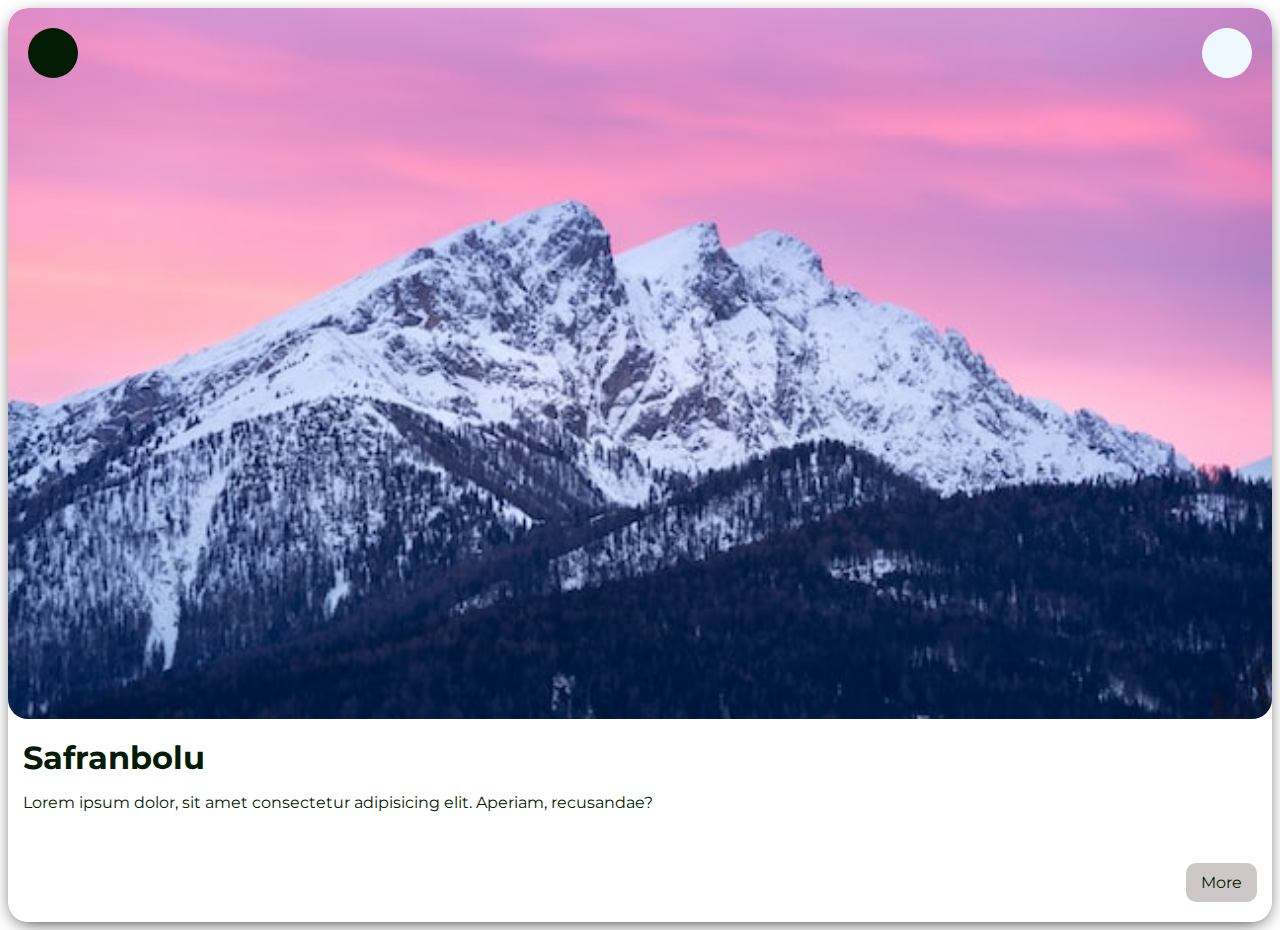
<file: CARD/index.html>
<!DOCTYPE html>
<html lang="en">
<head>
    <meta charset="UTF-8">
    <meta name="viewport" content="width=device-width, initial-scale=1.0">
    <link rel="preconnect" href="https://fonts.googleapis.com">
<link rel="preconnect" href="https://fonts.gstatic.com" crossorigin>
<link href="https://fonts.googleapis.com/css2?family=Montserrat:ital,wght@0,100..900;1,100..900&display=swap" rel="stylesheet">

<link rel="stylesheet" href="https://cdnjs.cloudflare.com/ajax/libs/font-awesome/6.5.2/css/all.min.css" integrity="sha512-SnH5WK+bZxgPHs44uWIX+LLJAJ9/2PkPKZ5QiAj6Ta86w+fsb2TkcmfRyVX3pBnMFcV7oQPJkl9QevSCWr3W6A==" crossorigin="anonymous" referrerpolicy="no-referrer" />

<link rel="stylesheet" href="../CARD/style.css">
    <title>Card</title>
</head>
<body>
    <div class="card">
        <img src="img/marek-piwnicki-G_6kPyje9Lk-unsplash.jpg" alt="Safranbolu">
        <button class=" btn btn-share"> <i class="fa-solid fa-share-nodes"></i> </button>
        <button class="btn btn-favorite"> <i class="fa-regular fa-heart"></i> </button>
        
        <div class="card-body">
            <h3>Safranbolu</h3>
            <p>
                Lorem ipsum dolor, sit amet consectetur adipisicing elit. Aperiam, recusandae?
            </p>
            
        </div>
        <div class="card-footer">
            <div class="stars">
                <i class="fa-solid fa-star"></i>
                <i class="fa-solid fa-star"></i>
                <i class="fa-solid fa-star"></i>
                <i class="fa-solid fa-star"></i>
            <i class="fa-regular fa-star"></i>
            </div>
            <a href="#">More <i class="fa-solid fa-chevron-right"></i></a>
        </div>
    </div>
    
</body>
</html>
</file>
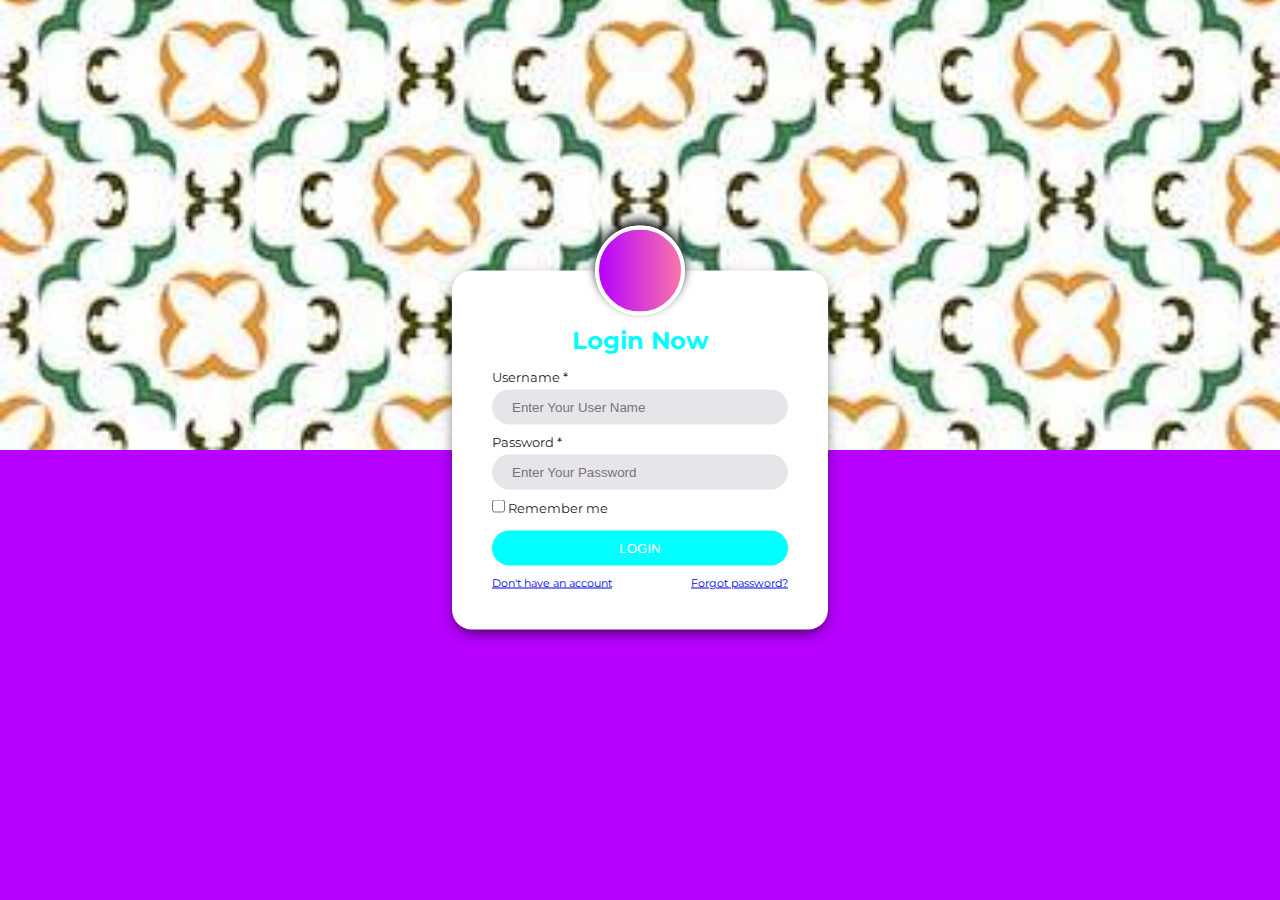
<file: login-form/index.html>
<!DOCTYPE html>
<html lang="en">
<head>
    <meta charset="UTF-8">
    <meta name="viewport" content="width=device-width, initial-scale=1.0">
    <link rel="preconnect" href="https://fonts.gstatic.com" crossorigin>
<link href="https://fonts.googleapis.com/css2?family=Montserrat:ital,wght@0,100..900;1,100..900&display=swap" rel="stylesheet">

<link rel="stylesheet" href="https://cdnjs.cloudflare.com/ajax/libs/font-awesome/6.5.2/css/all.min.css" integrity="sha512-SnH5WK+bZxgPHs44uWIX+LLJAJ9/2PkPKZ5QiAj6Ta86w+fsb2TkcmfRyVX3pBnMFcV7oQPJkl9QevSCWr3W6A==" crossorigin="anonymous" referrerpolicy="no-referrer" />

    <title>Login Form</title>
    <link rel="stylesheet" href="./style.css">
</head>
<body>
    
    <div class="banner"><img src="img/bg.jpg" alt=""></div>

    <div class="login-form">
        
        <label class="icon"> 
            <input type="checkbox" id="chk" class="chk" style="display:none">
            <i class="fa-solid fa-lock-open" style="display:none"></i>
            <i class="fa-solid fa-lock"></i>
        </label>

        <h2>Login Now</h2>

        <form>

        <div class="form-group">
            <label for="username">Username *</label>
            <input type="text" name="username" id="username" placeholder="Enter Your User Name"/>
        </div>
        <div class="form-group">
            <label for="password">Password *</label>
            <input type="text" name="password" id="password" placeholder="Enter Your Password"/>
        </div>
        <div class="form-group">
            <input type="checkbox" name="remember" id="remember"/>
            <label for="remember">Remember me</label>
        </div>

        <button>LOGIN</button>

        <div class="links">
                <a href="#">Don't have an account</a>
                <a href="#">Forgot password?</a>
        </div>
    </form>
    </div>

</body>
</html>
</file>
<file: CARD/style.css>
:root{
    --color1: rgb(3, 28, 3);
    --color2: aliceblue;
    --color3: rgb(44, 249, 44);
    --color4: black;
    --color5: rgba(204, 197, 197, 0.959);
    --color6: rgba(231, 6, 251, 0.958);
    --color5-opacity-50: rgba(8, 140, 140, 0.5);

}

body{
    font-family: "Montserrat", sans-serif;
}

.card{
    box-shadow: 0 5px 20px -7px var(--color4);
    overflow: hidden;
    position: relative;
    border-radius: 20px;
    -webkit-border-radius: 20px;
    -moz-border-radius: 20px;
    -ms-border-radius: 20px;
    -o-border-radius: 20px;
}

.card img{
    width: 100%;
    height: auto;
    border-radius: 20px;
    -webkit-border-radius: 20px;
    -moz-border-radius: 20px;
    -ms-border-radius: 20px;
    -o-border-radius: 20px;
}

.card .btn{
    position:absolute;
    top: 20px;
    font-size: 2rem;
    width: 50px;
    height: 50px;
    border: none;
    background-color: var(--color1);
    color: var(--color5)
    cursor: pointer;
    border-radius: 50%;
    -webkit-border-radius: 50%;
    -moz-border-radius: 50%;
    -ms-border-radius: 50%;
    -o-border-radius: 50%;
}

.card .btn-share{
    left: 20px;
    color: var(--color5);
}
.card .btn-favorite{
    right: 20px;
    background-color: aliceblue;
    color: var(--color4);
}
.btn-share:hover{
    box-shadow: 0 0 20px var(--color3);
}

.card .card-body{
    padding: 15px;
}

.card h3{
    font-size: 2rem;
    margin: 0;
    color: var(--color1);
}
 .card p{
    color: var(--color1);
 }

 .card .card-footer{
    display: flex;
    justify-content: space-between;
    align-items: center;
    padding: 20px 15px;
    color: var(--color6)
 }

 .card .card-footer a{
    text-decoration: none;
    color: var(--color1);
    display: block;
    background-color: var(--color5);
    padding: 10px 15px;
    border-radius: 10px;
    -webkit-border-radius: 10px;
    -moz-border-radius: 10px;
    -ms-border-radius: 10px;
    -o-border-radius: 10px;
}

.card .card-footer a:hover{
    box-shadow: 0 0 15px var(--color5-opacity-50);
}
</file>
<file: login-form/style.css>
:root{
    --color1: #00ffff;
    --color2: #b700ff;
    --color3: #ffffff;
    --color4: #f876aa;
    --color5: #0a0a0aed;
    --color6: #e3e0e6d2;
    
    
}
 html, body {
    height: 100%;
    font-family: "Montserrat";
 }
 *{
    margin: 0;
    padding: 0;
    box-sizing: border-box;
 }
 body{
    background-color: var(--color2);
 }
 .banner{
    height: 50%;
 }
 .banner img{
    display: block;
    width: 100%;
    height: 100%;
    object-fit: cover;
    object-position: bottom center;
 }

 .login-form{
    background-color: var(--color3);
    box-shadow: 0 5px 15px -5px var(--color5);
    display: inline-block;
    padding: 40px;
    min-width: 350px;
    position: absolute;
    top: 50%;
    left: 50%;
    transform: translate(-50%, -50%);
    -webkit-transform: translate(-50%, -50%);
    -moz-transform: translate(-50%, -50%);
    -ms-transform: translate(-50%, -50%);
    -o-transform: translate(-50%, -50%);
    border-radius: 20px;
    -webkit-border-radius: 20px;
    -moz-border-radius: 20px;
    -ms-border-radius: 20px;
    -o-border-radius: 20px;
}

.login-form .icon{
    background-image: linear-gradient(90deg, var(--color2), var(--color4));
    color: var(--color3);
    width: 90px;
    height: 90px;
    font-size: 1.7rem;
    position:  absolute;
    top: 0;
    left: 50%;
    display: flex;
    justify-content: center;
    align-items: center;
    box-shadow: 0 -5px 10px var(--color5);
    border: 4px solid var(--color3);
    border-radius: 50%;
    -webkit-border-radius: 50%;
    -moz-border-radius: 50%;
    -ms-border-radius: 50%;
    -o-border-radius: 50%;
    transform:translate(-50%, -50%);
    t-webkit-transform:;
    -moz-transform:translate(-50%, -50%);
    -ms-transform:translate(-50%, -50%);
    -o-transform:translate(-50%, -50%);
    -webkit-transform:translate(-50%, -50%);
}

.login-form h2{
    text-align: center;
    margin: 15px 0;
    color: var(--color1);
}

.login-form form{
    font-size: 0.8rem;
}

.login-form .form-group{
    margin-bottom: 10px;
    color: var(--color5);
}

.login-form input:not([type="checkbox"]){
    width: 100%;
    border: none;
    background-color: var(--color6);
    padding: 10px 20px;
    border-radius: 50px;
    -webkit-border-radius: 50px;
    -moz-border-radius: 50px;
    -ms-border-radius: 50px;
    -o-border-radius: 50px;
}
.login-form input:focus{
    outline-color: var(--color4);
}
 .login-form label{
    display: inline-block;
    margin-bottom: 5px;
 }

 .login-form button{
    width: 100%;
    background-color: var(--color1);
    border: none;
    padding: 10px;
    color: var(--color3);
    border-radius: 50px;
    -webkit-border-radius: 50px;
    -moz-border-radius: 50px;
    -ms-border-radius: 50px;
    -o-border-radius: 50px;
}

.login-form .links{
    font-size: 0.7rem;
    display: flex;
    justify-content: space-between;
    margin-top: 10px;
}

.chk:checked + .fa-lock-open{
    display: inline !important;
}
.chk:checked + .fa-lock-open + .fa-lock{
    display: none !important;
}
</file>
